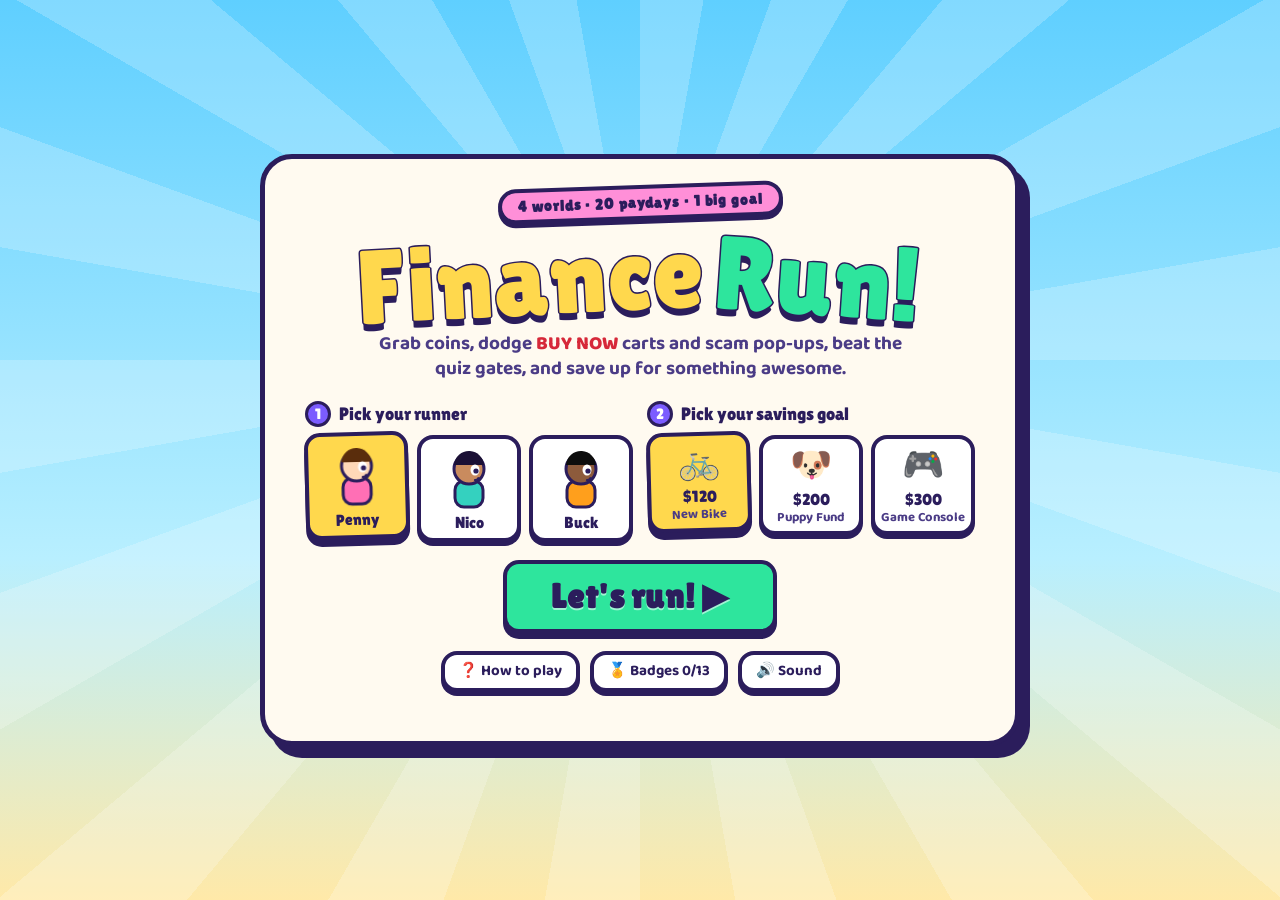
<file: index.html>
<!DOCTYPE html>
<html lang="en">
<head>
<meta charset="UTF-8">
<meta name="viewport" content="width=device-width, initial-scale=1, viewport-fit=cover">
<title>Finance Run: Money Quest</title>
<meta name="description" content="A free money-skills runner game for kids. Grab coins, dodge impulse buys and scams, answer quiz gates, and save up for your goal across 4 worlds.">
<meta name="theme-color" content="#5fcfff">
<link rel="icon" href="data:image/svg+xml,%3Csvg xmlns='http://www.w3.org/2000/svg' viewBox='0 0 100 100'%3E%3Ctext y='.9em' font-size='90'%3E%F0%9F%AA%99%3C/text%3E%3C/svg%3E">
<link rel="preconnect" href="https://fonts.googleapis.com">
<link rel="preconnect" href="https://fonts.gstatic.com" crossorigin>
<link href="https://fonts.googleapis.com/css2?family=Baloo+2:wght@500;700;800&family=Lilita+One&display=swap" rel="stylesheet">
<link rel="stylesheet" href="css/style.css">
</head>
<body>

<!-- ============ TITLE ============ -->
<section class="screen on" id="screen-title" aria-labelledby="logo">
  <div class="rays" aria-hidden="true"></div>
  <div class="floaties" aria-hidden="true">
    <span style="--x:6%;--d:11s;--w:0s">🪙</span><span style="--x:20%;--d:14s;--w:3s">💵</span>
    <span style="--x:36%;--d:12s;--w:6s">🐷</span><span style="--x:63%;--d:13s;--w:1s">📈</span>
    <span style="--x:78%;--d:10s;--w:4s">🪙</span><span style="--x:91%;--d:15s;--w:7s">💰</span>
  </div>
  <div class="title-card">
    <p class="kicker">4 worlds · 20 paydays · 1 big goal</p>
    <h1 class="logo" id="logo"><span class="l1">Finance</span><span class="l2">Run!</span></h1>
    <p class="tagline">Grab coins, dodge <b>BUY NOW</b> carts and scam pop-ups, beat the quiz gates, and save up for something awesome.</p>
    <div class="pickers">
      <div class="picker">
        <h2 class="pick-hd"><span>1</span> Pick your runner</h2>
        <div class="pick-row" id="pick-runner" role="radiogroup" aria-label="Runner"></div>
      </div>
      <div class="picker">
        <h2 class="pick-hd"><span>2</span> Pick your savings goal</h2>
        <div class="pick-row" id="pick-goal" role="radiogroup" aria-label="Savings goal"></div>
      </div>
    </div>
    <button class="btn btn-go" id="btn-play">Let's run! ▶</button>
    <div class="title-row">
      <button class="btn btn-small" id="btn-howto">❓ How to play</button>
      <button class="btn btn-small" id="btn-badges">🏅 Badges <span id="badge-count">0/13</span></button>
      <button class="btn btn-small" id="btn-sound" aria-pressed="true">🔊 Sound</button>
    </div>
    <p class="best" id="best"></p>
  </div>
</section>

<!-- ============ GAME ============ -->
<section class="screen" id="screen-game" aria-label="Game">
  <div id="stage-wrap">
    <canvas id="stage"></canvas>

    <header class="hud">
      <div class="hud-money">
        <div class="chip wallet" title="Wallet: money you can spend. Traps take from here."><span class="ic">💵</span><span class="lbl">Wallet</span><b id="h-wallet">$0</b></div>
        <div class="chip savings" title="Savings: safe from traps. Earns interest at a bank."><span class="ic">🐷</span><span class="lbl">Savings</span><b id="h-savings">$0</b><small id="h-rate"></small></div>
        <div class="chip invest" id="c-invest" hidden title="Investments: can go up or down each payday."><span class="ic">📈</span><b id="h-invest">$0</b></div>
        <div class="chip debt" id="c-debt" hidden title="Debt: money you owe. Grows 10% every payday."><span class="ic">🧾</span><b id="h-debt">$0</b></div>
      </div>
      <div class="hud-goal" title="Your goal: savings plus investments">
        <span class="goal-emoji" id="h-goal-emoji">🚲</span>
        <div class="goalbar"><i id="h-goal-fill"></i></div>
        <b id="h-goal-text">$0 / $120</b>
      </div>
      <div class="hud-right">
        <span class="chip streak" id="c-streak" hidden title="Coin streak: every 5 coins in a row, coins are worth 10% more. Missing a coin or hitting a trap resets it."><span class="ic">🔥</span><b id="h-streak">0</b><small id="h-mult"></small></span>
        <span class="hearts" id="h-hearts" role="img" aria-label="3 hearts"></span>
        <span class="chip joy" title="Joy: money is for living too!"><span class="ic" id="h-joy-ic">😊</span><b id="h-joy">60</b></span>
        <button class="icon-btn" id="btn-pause" aria-label="Pause">⏸</button>
      </div>
    </header>

    <div class="trip">
      <span class="trip-label" id="trip-label">Allowance Alley · Payday 1 of 5</span>
      <div class="tripbar"><i id="trip-fill"></i><span class="gate-mark" id="gate-mark">❓</span><span class="gate-mark" id="gate-mark2">❓</span><span class="rush-mark" id="rush-mark" hidden>⚡</span><span class="pay-mark">💰</span></div>
    </div>
    <div class="powers" id="powers" aria-live="polite"></div>
    <div class="banner" id="banner" aria-live="polite"></div>
    <div class="toast" id="toast" aria-live="polite"></div>
    <div class="countdown" id="countdown" aria-hidden="true"></div>
    <div class="rotate-hint" aria-hidden="true">📱↔️ Turn your screen sideways for a bigger track!</div>
  </div>
  <div class="touch" id="touch" aria-hidden="true">
    <div class="touch-l"><button id="t-up" tabindex="-1">▲</button><button id="t-down" tabindex="-1">▼</button></div>
    <button id="t-jump" class="t-jump" tabindex="-1">JUMP ⤴</button>
  </div>
</section>

<!-- one overlay for every panel: plans, paydays, shop, pause, results -->
<div class="overlay" id="overlay">
  <div class="panel" id="panel" role="dialog" aria-modal="true" aria-labelledby="panel-title"></div>
</div>

<script src="js/content.js"></script>
<script src="js/sfx.js"></script>
<script src="js/game.js"></script>
<script src="js/render.js"></script>
<script src="js/ui.js"></script>
</body>
</html>
</file>
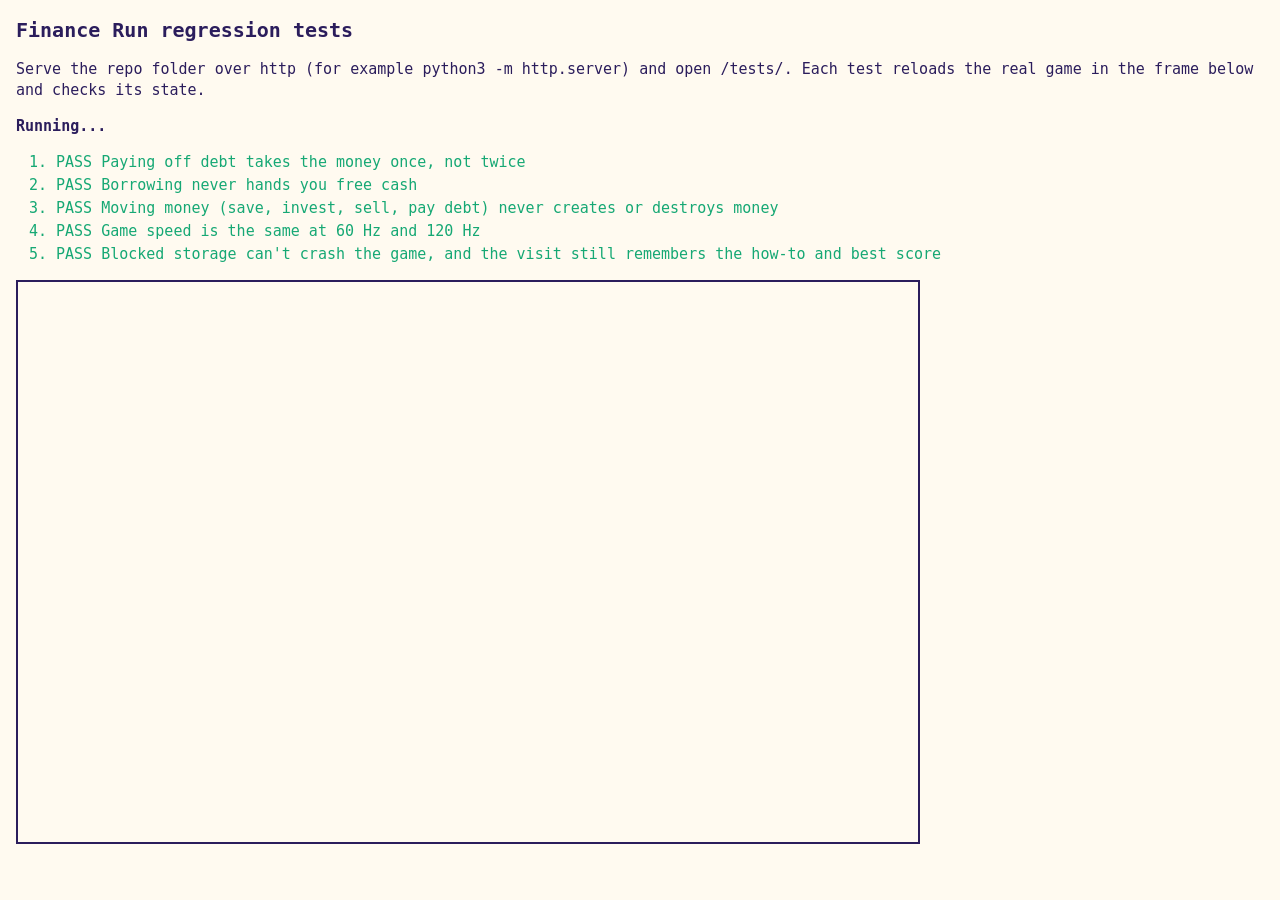
<file: tests/index.html>
<!DOCTYPE html>
<html lang="en">
<head>
<meta charset="UTF-8">
<meta name="viewport" content="width=device-width, initial-scale=1">
<title>Finance Run tests</title>
<style>
  body { font: 15px/1.4 ui-monospace, Menlo, monospace; margin: 16px; background: #fffaf0; color: #2b1d5c; }
  h1 { font-size: 20px; }
  #summary { font-weight: 700; margin: 8px 0 12px; }
  .pass { color: #16a874; } .fail { color: #d62839; }
  li { margin: 2px 0; }
  iframe { width: 900px; height: 560px; border: 2px solid #2b1d5c; }
</style>
</head>
<body>
<h1>Finance Run regression tests</h1>
<p>Serve the repo folder over http (for example <code>python3 -m http.server</code>) and open <code>/tests/</code>. Each test reloads the real game in the frame below and checks its state.</p>
<div id="summary">Running...</div>
<ol id="results"></ol>
<iframe id="game" title="game under test"></iframe>
<script>
"use strict";
const frame = document.getElementById("game");
let w = null;

/* load a fresh copy of the game; size lets a test shrink the viewport */
function fresh(width = 900, height = 560) {
  frame.style.width = width + "px"; frame.style.height = height + "px";
  return new Promise(res => {
    frame.onload = () => { w = frame.contentWindow; res(); };
    frame.src = "../index.html?t=" + Date.now();
  });
}
/* The game's globals are top-level const/let, which are visible to other classic
   scripts in the frame but not as window properties, so each check runs as an
   injected script and hands its result back through window.__t. */
function run(expr) {
  const d = frame.contentDocument, s = d.createElement("script");
  s.textContent = `try { window.__t = { v: (${expr}) }; } catch (e) { window.__t = { err: String(e && e.stack || e) }; }`;
  d.body.appendChild(s); s.remove();
  const r = w.__t; w.__t = null;
  if (!r) throw new Error("check did not run (syntax error?)");
  if (r.err) throw new Error("game threw: " + r.err);
  return r.v;
}
const startRun = (rate = 0.25) => run(`(() => { store.set("seenHow", true); UI.startGame(); beginWorld(${rate}); S.countdown = 0; update(0.016); })()`);
const wait = ms => new Promise(r => setTimeout(r, ms));
function eq(a, b, msg) { if (a !== b) throw new Error(`${msg}: expected ${JSON.stringify(b)}, got ${JSON.stringify(a)}`); }
function ok(c, msg) { if (!c) throw new Error(msg); }

const tests = [];
const test = (name, fn) => tests.push({ name, fn });

/* ---------- bugs fixed from the old version ---------- */
test("Paying off debt takes the money once, not twice", async () => {
  await fresh(); startRun();
  const r = run(`(() => { S.wallet = 5000; S.debt = 2000; applyChoice({ payDebt: "max" }); return [S.wallet, S.debt]; })()`);
  eq(r[0], 3000, "wallet after paying $20 debt"); eq(r[1], 0, "debt left");
});
test("Borrowing never hands you free cash", async () => {
  await fresh(); startRun();
  const r = run(`(() => { S.wallet = 1000; const b = netWorth(); applyChoice(WORLDS[3].cards[0].c[0].e); return [S.wallet, S.debt, netWorth() - b]; })()`);
  eq(r[0], 1000, "wallet unchanged by borrowing"); eq(r[1], 2500, "you owe $25"); eq(r[2], -2500, "net worth drops by what you owe");
});
test("Moving money (save, invest, sell, pay debt) never creates or destroys money", async () => {
  await fresh(); startRun();
  const bad = run(`(() => {
    const out = [];
    WORLDS.forEach((wd, wi) => wd.cards.forEach((card, ci) => card.c.forEach((ch, k) => {
      Object.assign(S, { wallet: 50000, savings: 50000, invest: 10000, debt: 3000, rate: 0, incomeBonus: 0, rebound: false });
      const e = ch.e, before = netWorth(), invBefore = S.invest;
      applyChoice(e);
      const expected = cents(e.wallet || 0) + cents(e.saveIn || 0) - cents(e.debt || 0) + (e.investPct ? Math.round(invBefore * e.investPct) : 0);
      if (netWorth() - before !== expected) out.push(wi + "." + ci + "." + k + " " + ch.l + ": " + (netWorth() - before) + " vs " + expected);
    })));
    return out;
  })()`);
  eq(bad.length, 0, "choices whose money doesn't add up: " + bad.join("; "));
});
test("Game speed is the same at 60 Hz and 120 Hz", async () => {
  await fresh(); startRun();
  const r = run(`(() => {
    S.gate.done = true; S.ents = []; S.cursor = Infinity; S.mode = "run";
    const d0 = S.dist; for (let i = 0; i < 60; i++) update(1 / 60);
    const a = S.dist - d0; S.mode = "run";
    const d1 = S.dist; for (let i = 0; i < 120; i++) update(1 / 120);
    return [a, S.dist - d1];
  })()`);
  ok(Math.abs(r[0] - r[1]) < 0.01, `distance in 1s: ${r[0]} at 60 Hz vs ${r[1]} at 120 Hz`);
});
test("Blocked storage can't crash the game, and the visit still remembers the how-to and best score", async () => {
  await fresh();
  const r = run(`(() => {
    Storage.prototype.getItem = () => { throw new Error("blocked"); };
    Storage.prototype.setItem = () => { throw new Error("blocked"); };
    UI.buildTitle(); store.set("seenHow", true); UI.startGame(); beginWorld(0.25);
    S.hearts = 1; S.mode = "run"; endRun("hearts");
    return [store.get("nothing", "fallback"), store.get("seenHow", false), store.get("best", null) === netWorth(), S.mode, !!document.querySelector("#panel .medal")];
  })()`);
  eq(r[0], "fallback", "unknown keys fall back"); eq(r[1], true, "how-to stays seen"); ok(r[2], "best score kept");
  eq(r[3], "end", "run still ends"); ok(r[4], "report card still shows");
});
test("Collision lanes match the lanes drawn on screen", async () => {
  await fresh(); startRun();
  // dividers are painted halfway between lane centers in the theme's cream line color
  const r = run(`(() => {
    S.ents = []; S.runner = null; S.dist = 0; Render.draw(0);
    const c = document.getElementById("stage"), g = c.getContext("2d"), k = G.dpr * G.scale;
    const hits = y => { const row = g.getImageData(0, Math.round(y * k), c.width, 1).data; let n = 0;
      for (let i = 0; i < row.length; i += 4) if (row[i] > 245 && row[i + 1] > 235 && row[i + 2] > 205 && row[i + 2] < 230) n++; return n; };
    return { divider: hits((laneY(0) + laneY(1)) / 2), divider2: hits((laneY(1) + laneY(2)) / 2), center0: hits(laneY(0)), center1: hits(laneY(1)) };
  })()`);
  ok(r.divider > 20 && r.divider2 > 20, "divider lines sit between lane centers " + JSON.stringify(r));
  ok(r.center0 === 0 && r.center1 === 0, "no divider paint on lane centers " + JSON.stringify(r));
});
test("Pausing shows a pause panel and freezes the run", async () => {
  await fresh(); startRun();
  const r = run(`(() => { S.mode = "run"; togglePause(); const d = S.dist; update(0.5);
    return [S.mode, document.getElementById("overlay").classList.contains("on"), document.getElementById("panel").textContent.includes("PAUSED"), S.dist === d]; })()`);
  eq(r[0], "paused", "mode"); ok(r[1] && r[2], "pause panel visible"); ok(r[3], "road froze");
});
test("Lanes can't change while paused or during a payday card", async () => {
  await fresh(); startRun();
  const r = run(`(() => { S.mode = "run"; S.lane = 1; togglePause(); laneMove(1); const a = S.lane;
    togglePause(); S.mode = "run"; S.dist = S.stretchStart + STRETCH_LEN; update(0.016); laneMove(-1); return [a, S.mode, S.lane]; })()`);
  eq(r[0], 1, "lane while paused"); eq(r[1], "payday", "payday opened"); eq(r[2], 1, "lane during payday");
});
test("Title screen scrolls on a short screen", async () => {
  await fresh(390, 420);
  const r = run(`(() => { const t = document.getElementById("screen-title"); t.scrollTop = 9999;
    return [getComputedStyle(t).overflowY, t.scrollHeight > t.clientHeight, t.scrollTop > 0]; })()`);
  eq(r[0], "auto", "overflow"); ok(r[1] && r[2], "content taller than the screen can be scrolled to");
});
test("Space after closing a panel jumps instead of re-clicking a hidden button", async () => {
  await fresh(); startRun();
  const r = run(`(() => { S.mode = "run"; togglePause(); togglePause(); return document.activeElement === document.body; })()`);
  ok(r, "focus left the hidden Resume button");
});

/* ---------- money rules ---------- */
test("Payday: interest, income, auto-save, and debt interest add up", async () => {
  await fresh(); startRun(0.25);
  const r = run(`(() => { Object.assign(S, { wallet: 1000, savings: 10000, rate: 0.03, debt: 2000, stretchCoins: 400, mode: "run", joy: 50 });
    payday(); return [S.savings, S.wallet, S.debt, S.interestEarned, S.joy]; })()`);
  // interest 300; income 1000; auto-save 25% of (400 + 1000) = 350
  eq(r[0], 10000 + 300 + 350, "savings"); eq(r[1], 1000 + 1000 - 350, "wallet"); eq(r[2], 2200, "debt grew 10%");
  eq(r[3], 300, "interest earned"); eq(r[4], 48, "fun fades 2 joy");
});
test("Auto-save never pushes the wallet below zero", async () => {
  await fresh(); startRun(0.5);
  const r = run(`(() => { Object.assign(S, { wallet: 0, stretchCoins: 5000, mode: "run" }); payday(); return S.wallet; })()`);
  ok(r >= 0, "wallet " + r);
});
test("Every payday card has a choice you can pick with an empty wallet", async () => {
  await fresh(); startRun();
  const bad = run(`(() => { S.wallet = 0; S.savings = 0; const out = [];
    WORLDS.forEach((wd, wi) => wd.cards.forEach((c, ci) => { if (!c.c.some(ch => canAfford(ch.e))) out.push(wi + "." + ci + " " + c.t); }));
    return out; })()`);
  eq(bad.length, 0, "stuck cards: " + bad.join(", "));
});
test("Locked choices can't be picked", async () => {
  await fresh(); startRun();
  const r = run(`(() => { S.wallet = 0; S.stretch = 2; S.mode = "run"; S.dist = S.stretchStart + STRETCH_LEN; update(0.016); S.wallet = 0;
    const btns = [...document.querySelectorAll("#panel .choice")];
    btns.forEach(b => { if (!canAfford(WORLDS[S.world].cards[S.stretch].c[btns.indexOf(b)].e)) b.classList.add("locked"); });
    const locked = btns.filter(b => b.classList.contains("locked")), before = S.wallet;
    locked.forEach(b => b.click());
    return [locked.length, !!document.querySelector("#panel .lesson"), S.wallet === before]; })()`);
  ok(r[0] >= 1, "at least one locked choice"); ok(!r[1] && r[2], "clicking a locked choice does nothing");
});
test("Each stretch has two quiz gates; answering the first moves the question banner to the second", async () => {
  await fresh(); startRun();
  const r = run(`(() => { S.mode = "run"; S.ents = S.gates.slice(); S.cursor = Infinity; const [a, b] = S.gates;
    S.lane = a.okLane; S.dist = a.wx - 1400; update(0.016); const q1 = document.querySelector("#banner .bq").textContent === a.q;
    S.dist = a.wx; update(0.016); const moved = S.gate === b;
    S.dist = b.wx - 1400; update(0.016); const q2 = document.querySelector("#banner .bq").textContent === b.q;
    const qs = new Set(); S.usedQuiz = new Set(); for (let st = 0; st < STRETCHES; st++) { S.stretch = st; beginStretch(0); S.gates.forEach(g => qs.add(g.q + g.why)); }
    return [S.gates.length, a.wx < b.wx && b.wx < S.stretchStart + STRETCH_LEN, q1, moved, q2, qs.size]; })()`);
  eq(r.join(), "2,true,true,true,true,10", "gate count, order, first banner, advance, second banner, distinct questions in a world");
});
test("Quiz gate: right lane pays $2, wrong lane pays nothing", async () => {
  await fresh(); startRun();
  const r = run(`(() => { S.mode = "run"; S.ents = [S.gate]; S.cursor = Infinity; S.lane = S.gate.okLane;
    const w0 = S.wallet; S.dist = S.gate.wx; update(0.016); const right = [S.wallet - w0, S.quizRight];
    S.stretch = 1; beginStretch(0); S.mode = "run"; S.ents = [S.gate]; S.cursor = Infinity; S.lane = (S.gate.okLane + 1) % 3;
    const w1 = S.wallet; S.dist = S.gate.wx; update(0.016); return [right, [S.wallet - w1, S.quizRight, S.quizTotal]]; })()`);
  eq(r[0][0], 200, "right answer pays"); eq(r[0][1], 1, "right counted");
  eq(r[1][0], 0, "wrong answer pays nothing"); eq(r[1][1], 1, "still one right"); eq(r[1][2], 2, "two gates answered");
});
test("Emergency-fund shield blocks a trap for free", async () => {
  await fresh(); startRun();
  const r = run(`(() => { S.mode = "run"; S.shield = 1; S.wallet = 2000; S.ents = [{ k: "cart", wx: S.dist + 5, lane: S.lane, done: false }]; S.cursor = Infinity; S.gate.done = true;
    update(0.016); return [S.wallet, S.shield]; })()`);
  eq(r[0], 2000, "wallet untouched"); eq(r[1], 0, "shield used");
});
test("Impulse carts cost more when you carry more cash", async () => {
  await fresh(); startRun();
  const hit = wal => run(`(() => { S.mode = "run"; S.invuln = 0; S.shield = 0; S.wallet = ${wal}; S.ents = [{ k: "cart", wx: S.dist + 5, lane: S.lane, done: false }];
    S.cursor = Infinity; S.gate.done = true; S.jumpT = 0; update(0.016); return ${wal} - S.wallet; })()`);
  eq(hit(500), 200, "small wallet loses the $2 minimum"); eq(hit(10000), 1200, "big wallet loses 12%");
});
test("Jumping clears a cart", async () => {
  await fresh(); startRun();
  const r = run(`(() => { S.mode = "run"; S.invuln = 0; S.shield = 0; S.wallet = 1000; S.ents = [{ k: "cart", wx: S.dist + 60, lane: S.lane, done: false }];
    S.cursor = Infinity; S.gate.done = true; jump(); for (let i = 0; i < 40; i++) update(1 / 60); return [S.wallet, S.trapsHit]; })()`);
  eq(r[0], 1000, "wallet"); eq(r[1], 0, "no trap hit");
});
test("Losing the last heart ends the run with a report card", async () => {
  await fresh(); startRun();
  const r = run(`(() => { S.mode = "run"; S.invuln = 0; S.shield = 0; S.hearts = 1; S.ents = [{ k: "scam", wx: S.dist + 5, lane: S.lane, done: false }];
    S.cursor = Infinity; S.gate.done = true; update(0.016); return [S.mode, S.hearts, !!document.querySelector("#panel .medal")]; })()`);
  eq(r[0], "end", "mode"); eq(r[1], 0, "hearts"); ok(r[2], "report card shown");
});
test("Shop won't sell what you can't afford or don't need", async () => {
  await fresh(); startRun();
  const r = run(`(() => { S.wallet = 100; S.hearts = 3; return [buy(SHOP.find(i => i.id === "crown")), buy(SHOP.find(i => i.id === "heart")), S.wallet]; })()`);
  eq(r[0], false, "crown too expensive"); eq(r[1], false, "hearts already full"); eq(r[2], 100, "wallet unchanged");
});
test("A full 4-world run reaches the report card with sane numbers", async () => {
  await fresh(); startRun();
  const r = run(`(() => {
    for (let guard = 0; guard < 500000 && S.mode !== "end"; guard++) {
      if (S.mode === "payday") { const c = WORLDS[S.world].cards[S.stretch].c.find(x => canAfford(x.e)); applyChoice(c.e); afterLesson(); continue; }
      if (S.mode === "clear") { if (S.world === WORLDS.length - 1) endRun("done"); else { nextWorld(); beginWorld(0.25); } continue; }
      if (S.mode === "run" && S.gate && !S.gate.done) S.lane = S.gate.okLane;
      S.invuln = 1; update(1 / 30);
    }
    const nums = ["wallet", "savings", "invest", "debt", "joy", "hearts"].map(k => S[k]);
    return [S.mode, S.world, S.quizTotal, nums.every(Number.isFinite), S.wallet >= 0 && S.savings >= 0, !!document.querySelector("#panel .medal")];
  })()`);
  eq(r[0], "end", "finished"); eq(r[1], 3, "reached world 4"); eq(r[2], 40, "answered 40 gates");
  ok(r[3] && r[4], "no NaN or negative balances"); ok(r[5], "report card shown");
});
/* ---------- streak, final rush, payday tally ---------- */
test("Coin streak grows 10% every 5 in a row and a trap resets it", async () => {
  await fresh(); startRun();
  const r = run(`(() => { S.mode = "run"; S.x2 = 0; const vals = [];
    for (let i = 0; i < 10; i++) { const w0 = S.wallet; grab({ k: "coin", lane: 1, wx: 0 }, 0, false); vals.push(S.wallet - w0); }
    S.invuln = 0; S.shield = 0; S.wallet = 1000; hit({ k: "cart", lane: 1, wx: 0 }, 0);
    return [vals, S.combo, streakMult()]; })()`);
  eq(r[0].join(), "25,25,25,25,28,28,28,28,28,30", "coin values (25¢, then x1.10, then x1.21)");
  eq(r[1], 0, "streak after a cart"); eq(r[2], 1, "multiplier after a cart");
});
test("Every world's last stretch ends in a final rush with one reachable safe lane per wave", async () => {
  await fresh(); startRun();
  const bad = run(`(() => { const out = [];
    for (let wi = 0; wi < WORLDS.length; wi++) {
      S.world = wi; S.stretch = STRETCHES - 1; beginStretch(0); S.mode = "run";
      const R = S.rush; if (!R) { out.push(wi + ": no rush"); continue; }
      S.ents = [S.gate]; S.cursor = S.stretchStart + 520; S.dist = R.end; spawnAhead();
      if (R.waves < 5) out.push(wi + ": only " + R.waves + " waves");
      if (S.ents.some(e => e.k !== "gate" && e.wx >= R.end - 40)) out.push(wi + ": something past the finish line");
      let prev = null;
      for (let k = 0; k < R.waves; k++) {
        const x0 = R.start + k * 330, inWave = S.ents.filter(e => e.wx >= x0 && e.wx < x0 + 330);
        const gold = inWave.filter(e => e.gold), lane = gold.length ? gold[0].lane : -1;
        const traps = inWave.filter(e => e.k === "cart" || e.k === "scam");
        if (gold.length !== 3 || gold.some(e => e.lane !== lane)) out.push(wi + "." + k + ": gold coins");
        if (traps.some(e => e.lane === lane)) out.push(wi + "." + k + ": trap in the safe lane");
        if (new Set(traps.map(e => e.lane)).size !== 2) out.push(wi + "." + k + ": other lanes not blocked");
        if (inWave.some(e => e.k === "coin" && !e.gold)) out.push(wi + "." + k + ": regular pattern inside the rush");
        if (prev !== null && Math.abs(lane - prev) > 1) out.push(wi + "." + k + ": safe lane jumped two lanes");
        prev = lane;
      }
    }
    return out; })()`);
  eq(bad.length, 0, bad.join("; "));
});
test("A rush with no hits pays a $5 bonus once; a hit cancels it", async () => {
  await fresh(); startRun();
  const r = run(`(() => {
    const go = () => { S.stretch = STRETCHES - 1; beginStretch(0); S.mode = "run"; S.gate.done = true; S.ents = []; S.cursor = Infinity;
      S.dist = S.rush.start - 700; update(0.001); };
    go(); const announced = S.rush.announced, w0 = S.wallet;
    S.dist = S.rush.end; update(0.001); update(0.001); const perfect = S.wallet - w0;
    go(); S.invuln = 0; S.shield = 0; S.wallet = 1000; hit({ k: "cart", lane: S.lane, wx: S.dist }, G.PX);
    const w1 = S.wallet; S.dist = S.rush.end; update(0.001);
    return [announced, perfect, S.wallet - w1, S.perfectRushes, S.rushesRun, earnedBadges(false).includes("rush")]; })()`);
  ok(r[0], "rush announced before the first wave"); eq(r[1], 500, "perfect rush bonus"); eq(r[2], 0, "no bonus after a hit");
  eq(r[3], 1, "perfect rushes"); eq(r[4], 2, "rushes run"); ok(r[5], "Rush Master badge");
});
test("Payday tally shows interest as its own line", async () => {
  await fresh(); startRun();
  const rows = run(`(() => { Object.assign(S, { savings: 10000, rate: 0.03, stretchCoins: 300, mode: "run" }); payday();
    return [...document.querySelectorAll("#panel .tline")].map(d => d.textContent); })()`);
  ok(rows.some(t => t.includes("Interest") && t.endsWith("+$3")), "interest line: " + rows.join(" | "));
  ok(rows.some(t => t.includes("Coins") && t.endsWith("+$3")), "coins line");
});
test("Keyboard: arrows, W and S, Space, P, Escape, M, and number keys all work", async () => {
  await fresh();
  const r = run(`(() => {
    const key = k => dispatchEvent(new KeyboardEvent("keydown", { key: k, cancelable: true }));
    store.set("seenHow", true); UI.startGame(); key("3"); const started = S.mode;
    S.countdown = 0; update(0.016); S.lane = 1; const out = [started];
    key("ArrowDown"); out.push(S.lane); key("w"); out.push(S.lane); key("ArrowUp"); out.push(S.lane); key("s"); out.push(S.lane);
    key(" "); out.push(S.jumpT > 0);
    const snd = UI.prefs.sound; key("m"); out.push(UI.prefs.sound === !snd); key("M");
    key("p"); out.push(S.mode); key("Escape"); out.push(S.mode);
    return out; })()`);
  eq(r.join(), "countdown,2,1,0,1,true,true,paused,countdown", "mode and lane after each key");
});
test("Swipes and taps on the track work, even under the turn-sideways hint", async () => {
  await fresh();
  const r = run(`(() => {
    store.set("seenHow", true); UI.startGame(); UI.keyChoices[0](); S.countdown = 0; update(0.016);
    S.mode = "run"; S.lane = 1; S.jumpT = 0;
    const hint = document.querySelector(".rotate-hint"); hint.style.display = "block";
    const h = hint.getBoundingClientRect(), x = h.left + h.width / 2, y = h.top + h.height / 2, at = document.elementFromPoint(x, y);
    const ptr = (el, type, px, py) => el.dispatchEvent(new PointerEvent(type, { clientX: px, clientY: py, bubbles: true, cancelable: true }));
    ptr(at, "pointerdown", x, y); ptr(at, "pointerup", x, y - 60); const swiped = S.lane;
    ptr(at, "pointerdown", x, y); ptr(at, "pointerup", x, y); const tapped = S.jumpT > 0;
    ptr(document.getElementById("t-down"), "pointerdown"); const down = S.lane;
    ptr(document.getElementById("t-up"), "pointerdown"); const up = S.lane;
    return [at.id, swiped, tapped, down, up]; })()`);
  eq(r.join(), "stage,0,true,1,0", "element under the hint, lane after swipe up, tap jumps, touch buttons");
});
test("Title and pause menus: how-to, badges, sound, music, and quit to menu all work", async () => {
  await fresh();
  const r = run(`(() => {
    const $ = id => document.getElementById(id), open = () => $("overlay").classList.contains("on"), out = [];
    const panelBtn = t => [...document.querySelectorAll("#panel button")].find(b => b.textContent.includes(t));
    $("btn-howto").click(); out.push(open() && /HOW TO PLAY/.test($("panel").textContent));
    panelBtn("Got it").click(); out.push(!open());
    $("btn-badges").click(); out.push($("panel").querySelectorAll(".badge").length === BADGES.length);
    panelBtn("Back").click(); out.push(!open() && document.activeElement === $("btn-badges"));
    const s = UI.prefs.sound; $("btn-sound").click(); out.push(UI.prefs.sound === !s); $("btn-sound").click();
    $("btn-play").click(); out.push(open() && !!UI.keyChoices);
    UI.keyChoices[0](); S.countdown = 0; update(0.016); togglePause(); out.push(S.mode);
    const sb = panelBtn("Sound"), sOld = sb.textContent; sb.click(); out.push(sb.textContent !== sOld); sb.click();
    const mb = panelBtn("Music"), mOld = mb.textContent; mb.click(); out.push(mb.textContent !== mOld); mb.click();
    panelBtn("Quit to menu").click();
    out.push(S.mode, !open(), $("screen-title").classList.contains("on"), document.activeElement === $("btn-play"));
    return out; })()`);
  eq(r.join(), "true,true,true,true,true,true,paused,true,true,title,true,true,true", "each menu step");
});
test("Title pickers save the runner and goal; a choice that costs the last heart ends the run", async () => {
  await fresh();
  const r = run(`(() => {
    const $ = id => document.getElementById(id), runners = [...$("pick-runner").children], goals = [...$("pick-goal").children];
    runners[2].click(); goals[1].click();
    const out = [store.get("runner") === RUNNERS[2].id, store.get("goal") === GOALS[1].id, runners[2].getAttribute("aria-checked"), runners[0].getAttribute("aria-checked")];
    store.set("seenHow", true); UI.startGame(); out.push(S.goal.id === GOALS[1].id);
    UI.keyChoices[0](); S.countdown = 0; update(0.016);
    let at = null;
    WORLDS.forEach((wd, wi) => wd.cards.forEach((cd, ci) => cd.c.forEach((ch, k) => { if (!at && ch.e.hearts < 0) at = [wi, ci, k]; })));
    Object.assign(S, { world: at[0], stretch: at[1], hearts: 1, wallet: 5000 }); payday();
    UI.keyChoices[at[2]]();
    const next = document.querySelector("#panel .lesson .btn-primary"); out.push(next.textContent.trim()); next.click();
    out.push(S.mode, !!document.querySelector("#panel .medal"));
    return out; })()`);
  eq(r.join(), "true,true,true,false,true,See results,end,true", "picker and last-heart steps");
});
test("Every world draws every item, hat, power, and the rush gates without errors", async () => {
  await fresh(); startRun();
  const n = run(`(() => { let drawn = 0;
    for (let wi = 0; wi < WORLDS.length; wi++) for (const hat of ["shades", "crown"]) {
      Object.assign(S, { world: wi, hat, magnet: 5, x2: 5, shield: 1, combo: 17, invuln: 0 });
      const d = S.dist + 200; S.ents = [];
      add("coin", d, 0); add("coin", d + 50, 1, { gold: true }); add("coin", d + 100, 2, { air: true }); add("cash", d + 150, 0);
      for (const p of ["shield", "x2", "magnet"]) add("power", d + 200, 1, { p });
      add("cart", d + 300, 1, { label: "BUY NOW" }); add("scam", d + 360, 2, { label: "FREE GEMS" });
      S.rush = { start: S.dist + 400, end: S.dist + 600, announced: true, done: false };
      Render.draw(0.016); drawn++;
    }
    S.rush = null; return drawn; })()`);
  eq(n, 8, "frames drawn");
});
test("A new best needs a higher net worth, even when the old best was $0", async () => {
  await fresh(); startRun();
  const r = run(`(() => { store.set("best", 0); Object.assign(S, { wallet: 0, savings: 0, invest: 0, debt: 500, hearts: 1, mode: "run" });
    endRun("hearts"); return [store.get("best", null), /NEW BEST/.test(document.getElementById("panel").textContent)]; })()`);
  eq(r[0], 0, "best stays $0 after a -$5 run"); eq(r[1], false, "no NEW BEST label");
});
test("Losing the last heart to a scam doesn't leave the report card shaking", async () => {
  await fresh(); startRun();
  const r = run(`(() => { Object.assign(S, { mode: "run", hearts: 1, shield: 0, invuln: 0 });
    hit({ k: "scam", lane: S.lane, wx: S.dist }, G.PX); const mode = S.mode, shook = S.shake > 0;
    for (let i = 0; i < 40; i++) Render.draw(1 / 30);
    return [mode, shook, S.shake]; })()`);
  eq(r[0], "end", "run ended"); ok(r[1] || matchMedia("(prefers-reduced-motion: reduce)").matches, "hit shook the screen"); eq(r[2], 0, "shake left after 1.3 s");
});
test("A hidden tab plays no sound until it is visible again", async () => {
  await fresh();
  const r = run(`(() => { let n = 0; const orig = AudioScheduledSourceNode.prototype.start;
    AudioScheduledSourceNode.prototype.start = function () { n++; return orig.apply(this, arguments); };
    Sfx.unlock(); Sfx.setSfx(true); Sfx.setHidden(true); Sfx.play("coin"); const hiddenNotes = n;
    Sfx.setHidden(false); Sfx.play("coin"); const shownNotes = n - hiddenNotes;
    AudioScheduledSourceNode.prototype.start = orig; return [hiddenNotes, shownNotes > 0]; })()`);
  eq(r[0], 0, "notes started while hidden"); ok(r[1], "sound plays again once visible");
});

/* ---------- random input fuzz ---------- */
test("Random play through menus, shop, pause, and runs never breaks a money rule", async () => {
  await fresh();
  const r = run(`(() => {
    let seed = 20261024; const rnd = () => (seed = (seed * 16807) % 2147483647) / 2147483647;
    const bad = [], overlay = document.getElementById("overlay"), stats = [];
    const check = where => {
      for (const k of ["wallet", "savings", "invest", "debt"]) if (!Number.isInteger(S[k]) || S[k] < 0) bad.push(where + " " + k + "=" + S[k]);
      if (!(S.hearts >= 0 && S.hearts <= 3)) bad.push(where + " hearts=" + S.hearts);
      if (!(S.joy >= 0 && S.joy <= 100)) bad.push(where + " joy=" + S.joy);
      if (!(S.lane >= 0 && S.lane <= 2)) bad.push(where + " lane=" + S.lane);
      if (S.mode === "run" && overlay.classList.contains("on")) bad.push(where + " panel open while running");
    };
    store.set("seenHow", true);
    // runs 0-1 take every hit; runs 2-3 are untouchable so they reach the later worlds and every rush
    for (let n = 0; n < 4 && bad.length < 5; n++) {
      UI.startGame();
      for (let guard = 0; guard < 300000 && S.mode !== "end"; guard++) {
        const m = S.mode, pick = () => UI.keyChoices && UI.keyChoices[Math.floor(rnd() * UI.keyChoices.length)]();
        if (m === "plan") { pick(); continue; }
        if (m === "paused") { togglePause(); continue; }
        if (m === "payday") { const c = document.querySelector("#panel .lesson .btn-primary"); if (c) c.click(); else pick(); check("payday"); continue; }
        if (m === "clear") {
          const items = [...document.querySelectorAll("#panel .item:not(:disabled)")];
          if (items.length && rnd() < 0.5) items[Math.floor(rnd() * items.length)].click();
          else document.querySelector("#panel .p-actions .btn-primary").click();
          check("shop"); continue;
        }
        const x = rnd();
        if (x < 0.02) laneMove(-1); else if (x < 0.04) laneMove(1); else if (x < 0.05) jump(); else if (x < 0.0503) togglePause();
        if (n >= 2) S.invuln = 1;
        // a near-empty wallet is where trap and choice math breaks, so visit it often
        if (guard % 240 === 0) S.wallet = Math.floor(rnd() * 400);
        update(1 / 30); check(m + " w" + S.world);
      }
      if (S.mode !== "end") bad.push("run " + n + " never ended, stuck in " + S.mode);
      stats.push([S.world, S.rushesRun]);
    }
    return { bad, stats };
  })()`);
  eq(r.bad.length, 0, r.bad.slice(0, 5).join("; "));
  eq(r.stats[2].join(), "3,4", "untouchable run reached world 4 and ran 4 rushes");
  eq(r.stats[3].join(), "3,4", "second untouchable run too");
});
test("Content: every card has 3 choices and lessons, quiz answers fit their signs", async () => {
  await fresh();
  const bad = run(`(() => { const out = []; const c = document.createElement("canvas").getContext("2d"); c.font = "19px 'Lilita One', sans-serif";
    WORLDS.forEach((wd, wi) => {
      if (wd.cards.length !== STRETCHES) out.push(wi + " has " + wd.cards.length + " cards");
      wd.cards.forEach((cd, ci) => { if (cd.c.length !== 3) out.push(wi + "." + ci + " choices"); cd.c.forEach(ch => { if (!ch.x || !ch.tag) out.push(wi + "." + ci + " missing lesson"); }); });
      wd.quiz.forEach(q => { if (q.a.length !== 3 || !q.why) out.push(q.q); q.a.forEach(a => { if (c.measureText(a).width > 140) out.push("long answer: " + a); }); });
      if (wd.quiz.length < gatesPerWorld()) out.push(wi + " needs " + gatesPerWorld() + " quiz questions");
    }); return out; })()`);
  eq(bad.length, 0, bad.join("; "));
});

/* ---------- runner ---------- */
(async () => {
  const list = document.getElementById("results");
  let pass = 0;
  for (const t of tests) {
    const li = document.createElement("li");
    try { await t.fn(); li.className = "pass"; li.textContent = "PASS  " + t.name; pass++; }
    catch (e) { li.className = "fail"; li.textContent = "FAIL  " + t.name + "  ->  " + e.message; }
    list.appendChild(li);
    await wait(20);
  }
  const s = document.getElementById("summary");
  s.textContent = `${pass} of ${tests.length} passed`;
  s.className = pass === tests.length ? "pass" : "fail";
  window.testResults = { pass, total: tests.length, done: true };
})();
</script>
</body>
</html>
</file>
<file: css/style.css>
/* =================================================================
   FINANCE RUN: sticker-arcade look. Thick ink outlines, chunky
   pressable buttons, sunny colors.
   ================================================================= */
:root {
  --ink: #2b1d5c;
  --ink-soft: #4b3c86;
  --cream: #fffaf0;
  --paper: #fff3d6;
  --sun: #ffd84d;
  --gold: #ffb703;
  --mint: #2ee59d;
  --mint-dk: #16a874;
  --mint-ink: #08683f;   /* money-green text that passes AA on white and pink */
  --berry-ink: #a3195f;
  --sky: #4cc9ff;
  --grape: #7b5cff;
  --bubble: #ff8fd8;
  --coral: #ff5a5f;
  --coral-dk: #d62839;

  --display: "Lilita One", "Arial Rounded MT Bold", "Trebuchet MS", sans-serif;
  --body: "Baloo 2", "Trebuchet MS", "Segoe UI", system-ui, sans-serif;

  --r: 18px;
  --line: 4px solid var(--ink);
  --pop: 0 6px 0 var(--ink);
  --t-fast: 140ms;
}
* { margin: 0; padding: 0; box-sizing: border-box; }
html, body { height: 100%; }
body {
  background: linear-gradient(180deg, #5fcfff 0%, #b8efff 62%, #ffe9a8 100%);
  color: var(--ink);
  font-family: var(--body);
  font-weight: 700;
  overflow: hidden;
  -webkit-font-smoothing: antialiased;
  -webkit-tap-highlight-color: transparent;
}
button { font: inherit; color: inherit; cursor: pointer; touch-action: manipulation; }
button:focus-visible { outline: 4px solid var(--grape); outline-offset: 3px; }
[hidden] { display: none !important; }
b, strong { font-weight: 800; }

.screen { position: fixed; inset: 0; display: none; }
.screen.on { display: flex; }

/* ---------- buttons ---------- */
.btn {
  border: var(--line); border-radius: 16px; background: #fff; box-shadow: var(--pop);
  padding: 10px 18px; line-height: 1.1;
  transition: transform var(--t-fast) ease-out, box-shadow var(--t-fast) ease-out, background var(--t-fast);
}
.btn:hover:not(:disabled) { transform: translateY(-2px); box-shadow: 0 8px 0 var(--ink); }
.btn:active:not(:disabled) { transform: translateY(5px); box-shadow: 0 1px 0 var(--ink); }
.btn-go {
  font-family: var(--display); font-size: clamp(24px, 4.4vw, 34px); letter-spacing: .02em;
  background: var(--mint); color: var(--ink); padding: 14px 44px; margin-top: 18px;
  text-shadow: 0 2px 0 rgba(255,255,255,.55);
  animation: gopulse 1.6s ease-in-out infinite;
}
@keyframes gopulse { 50% { transform: scale(1.05); } }
.btn-go:hover { animation: none; }
.btn-small { font-size: 15px; padding: 8px 14px; box-shadow: 0 4px 0 var(--ink); }
.btn-primary { background: var(--sun); font-family: var(--display); font-size: 20px; padding: 12px 26px; }
.btn-ghost { background: #fff; }

/* ---------- title ---------- */
#screen-title { align-items: center; justify-content: center; overflow-y: auto; padding: 20px 16px; }
.rays {
  position: fixed; left: 50%; top: 40%; width: 220vmax; height: 220vmax; translate: -50% -50%;
  background: repeating-conic-gradient(rgba(255,255,255,.22) 0 10deg, transparent 10deg 20deg);
  animation: spin 60s linear infinite; pointer-events: none;
}
@keyframes spin { to { rotate: 360deg; } }
.floaties span {
  position: fixed; left: var(--x); bottom: -60px; font-size: 34px; pointer-events: none;
  animation: floatup var(--d) linear var(--w) infinite;
}
@keyframes floatup { to { transform: translateY(-120vh) rotate(50deg); } }
.title-card {
  position: relative; margin: auto; width: min(760px, 100%); text-align: center;
  background: var(--cream); border: 5px solid var(--ink); border-radius: 32px;
  box-shadow: 10px 12px 0 var(--ink); padding: 26px clamp(16px, 4vw, 40px) 22px;
}
.kicker {
  display: inline-block; font-family: var(--display); letter-spacing: .06em; font-size: 15px;
  background: var(--bubble); color: var(--ink); border: var(--line); border-radius: 999px;
  padding: 5px 16px; rotate: -2deg; box-shadow: 0 4px 0 var(--ink);
}
.logo {
  font-family: var(--display); font-weight: 400; line-height: .9; margin: 12px 0 6px;
  font-size: clamp(56px, 12vw, 104px); letter-spacing: .01em;
}
.logo span { display: inline-block; -webkit-text-stroke: 3px var(--ink); paint-order: stroke fill; }
.logo .l1 { color: var(--sun); text-shadow: 0 7px 0 var(--ink); rotate: -3deg; }
.logo .l2 { color: var(--mint); text-shadow: 0 7px 0 var(--ink); rotate: 4deg; margin-left: 10px; animation: wiggle 2.4s ease-in-out infinite; }
@keyframes wiggle { 0%, 100% { rotate: 4deg; } 50% { rotate: -2deg; } }
.tagline { font-size: clamp(16px, 2.4vw, 19px); line-height: 1.35; color: var(--ink-soft); max-width: 50ch; margin: 0 auto; }
.tagline b { color: var(--coral-dk); }
.pickers { display: grid; grid-template-columns: 1fr 1fr; gap: 14px; margin-top: 18px; text-align: left; }
.pick-hd { font-family: var(--display); font-weight: 400; font-size: 18px; margin-bottom: 8px; display: flex; align-items: center; gap: 8px; }
.pick-hd span { display: grid; place-items: center; width: 26px; height: 26px; border-radius: 50%; background: var(--grape); color: #fff; font-size: 15px; border: 3px solid var(--ink); }
.pick-row { display: flex; gap: 8px; }
.pick {
  flex: 1; min-width: 0; border: var(--line); border-radius: 16px; background: #fff; padding: 8px 4px 6px;
  box-shadow: 0 4px 0 var(--ink); display: flex; flex-direction: column; align-items: center; gap: 2px;
  transition: transform var(--t-fast), background var(--t-fast);
}
.pick:hover { transform: translateY(-2px); }
.pick[aria-checked="true"] { background: var(--sun); transform: translateY(-3px) rotate(-1.5deg); box-shadow: 0 7px 0 var(--ink); }
.pick canvas { width: 54px; height: 64px; }
.pick .big { font-size: 34px; line-height: 1.2; }
.pick .nm { font-family: var(--display); font-weight: 400; font-size: 16px; }
.pick .sub { font-size: 13px; color: var(--ink-soft); line-height: 1.1; }
.title-row { display: flex; gap: 10px; justify-content: center; flex-wrap: wrap; margin-top: 18px; }
.best { margin-top: 12px; font-size: 15px; color: var(--ink-soft); min-height: 1em; }

/* ---------- game ---------- */
#screen-game { flex-direction: column; }
#stage-wrap { position: relative; flex: 1; overflow: hidden; }
canvas#stage { display: block; width: 100%; height: 100%; touch-action: none; }

.hud {
  position: absolute; top: 0; left: 0; right: 0; display: flex; align-items: flex-start; gap: 8px;
  padding: max(8px, env(safe-area-inset-top)) 10px 0; pointer-events: none;
}
.hud > * { pointer-events: auto; }
.hud-money { display: flex; gap: 6px; flex-wrap: wrap; }
.chip {
  display: flex; align-items: center; gap: 5px; background: #fff; border: 3px solid var(--ink);
  border-radius: 14px; padding: 3px 10px 2px 6px; box-shadow: 0 3px 0 var(--ink); white-space: nowrap;
}
.chip .ic { font-size: 20px; line-height: 1; }
.chip .lbl { font-size: 12px; text-transform: uppercase; letter-spacing: .06em; color: var(--ink-soft); }
.chip b { font-family: var(--display); font-weight: 400; font-size: 21px; font-variant-numeric: tabular-nums; }
.chip small { font-size: 12px; color: var(--mint-ink); }
.chip.wallet b { color: var(--mint-ink); }
.chip.savings { background: #ffe3f3; }
.chip.savings b { color: var(--berry-ink); }
.chip.streak { background: #fff1c2; }
.chip.streak b { color: #b23a00; }
.chip.streak small { font-family: var(--display); font-size: 15px; color: var(--ink); }
.chip.debt { background: #ffe0e0; }
.chip.debt b { color: var(--coral-dk); }
.chip.pop { animation: chippop .4s ease-out; }
/* a popping chip grows over its neighbor instead of under it */
.chip.pop, .chip.drop { position: relative; z-index: 1; }
.chip.drop { animation: chipdrop .45s ease-out; }
@keyframes chippop { 40% { transform: scale(1.18); background: var(--sun); } }
@keyframes chipdrop { 30% { transform: translateX(-4px) scale(1.08); background: #ffb3b5; } 60% { transform: translateX(4px); } }
.hud-goal {
  flex: 1; max-width: 340px; margin: 0 auto; display: flex; align-items: center; gap: 6px;
  background: #fff; border: 3px solid var(--ink); border-radius: 999px; padding: 3px 12px 3px 6px; box-shadow: 0 3px 0 var(--ink);
}
.goal-emoji { font-size: 22px; }
.goalbar { flex: 1; height: 16px; border: 3px solid var(--ink); border-radius: 999px; background: #eee6ff; overflow: hidden; }
.goalbar i { display: block; height: 100%; width: 0; background: repeating-linear-gradient(45deg, var(--mint) 0 10px, #5ff0b5 10px 20px); transition: width .5s ease-out; }
.hud-goal b { font-family: var(--display); font-weight: 400; font-size: 16px; white-space: nowrap; }
.hud-right { display: flex; align-items: center; gap: 6px; }
.hearts { font-size: 22px; letter-spacing: -2px; filter: drop-shadow(0 2px 0 var(--ink)); }
.icon-btn {
  width: 42px; height: 42px; border-radius: 12px; border: 3px solid var(--ink); background: var(--sun);
  box-shadow: 0 3px 0 var(--ink); font-size: 18px; display: grid; place-items: center;
}
.icon-btn:active { transform: translateY(3px); box-shadow: none; }

.trip { position: absolute; left: 50%; translate: -50% 0; top: 62px; width: min(460px, 70%); text-align: center; pointer-events: none; }
.trip-label { font-family: var(--display); font-size: 14px; color: #fff; text-shadow: 0 2px 0 var(--ink), 0 0 6px var(--ink); letter-spacing: .03em; }
.tripbar { position: relative; height: 12px; margin-top: 3px; border: 3px solid var(--ink); border-radius: 999px; background: rgba(255,255,255,.7); }
.tripbar i { display: block; height: 100%; width: 0; border-radius: 999px; background: var(--sun); }
.gate-mark, .pay-mark { position: absolute; top: 50%; translate: -50% -50%; font-size: 16px; }
.gate-mark { left: 56%; }
.rush-mark { font-size: 16px; position: absolute; top: 50%; translate: -50% -50%; filter: drop-shadow(0 1px 0 var(--ink)); }
.pay-mark { left: 100%; font-size: 20px; }

.powers { position: absolute; left: 10px; top: 108px; display: flex; flex-direction: column; gap: 6px; pointer-events: none; }
.power { display: flex; align-items: center; gap: 6px; background: var(--grape); color: #fff; border: 3px solid var(--ink); border-radius: 12px; padding: 2px 10px; font-size: 14px; box-shadow: 0 3px 0 var(--ink); }

.banner {
  position: absolute; left: 50%; top: 104px; translate: -50% 0; width: min(560px, 92%);
  background: var(--cream); border: 4px solid var(--ink); border-radius: 18px; box-shadow: 0 6px 0 var(--ink);
  padding: 8px 14px; text-align: center; opacity: 0; scale: .8; pointer-events: none;
  transition: opacity .2s, scale .25s cubic-bezier(.2, 1.6, .4, 1);
}
.banner.on { opacity: 1; scale: 1; }
.banner .bq-tag { display: inline-block; font-family: var(--display); font-size: 13px; letter-spacing: .08em; background: var(--grape); color: #fff; border-radius: 999px; padding: 1px 10px; }
.banner .bq { font-family: var(--display); font-size: clamp(18px, 3vw, 24px); line-height: 1.1; margin: 4px 0; }
.banner .bq-hint { font-size: 14px; color: var(--ink-soft); }
.banner.good { background: #d9ffee; }
.banner.bad { background: #ffe3e3; }
.banner .bq-why { font-size: 16px; line-height: 1.3; }
.bq-opts { display: flex; gap: 6px; justify-content: center; margin: 4px 0 2px; flex-wrap: wrap; }
.bq-opt { display: flex; flex-direction: column; align-items: center; border: 3px solid var(--ink); border-radius: 12px; padding: 1px 10px; line-height: 1.1; background: #fff; }
.bq-opt:nth-child(1) { background: #ffd6f2; } .bq-opt:nth-child(2) { background: #d4f2ff; } .bq-opt:nth-child(3) { background: #fff0b8; }
.bq-opt small { font-size: 11px; color: var(--ink-soft); }
.bq-opt b { font-family: var(--display); font-weight: 400; font-size: 17px; }

.toast {
  position: absolute; left: 50%; top: 104px; translate: -50% 0; max-width: 92%;
  font-family: var(--display); font-size: clamp(16px, 2.4vw, 20px); text-align: center;
  background: #fff; border: 4px solid var(--ink); border-radius: 16px; box-shadow: 0 5px 0 var(--ink);
  padding: 6px 16px; opacity: 0; pointer-events: none; transition: opacity .2s, transform .2s;
}
.toast.show { opacity: 1; transform: translateY(6px); }
.toast.good { background: #d9ffee; }
.toast.bad { background: #ffe3e3; color: var(--coral-dk); }

.countdown {
  position: absolute; inset: 0; display: grid; place-items: center; pointer-events: none;
  font-family: var(--display); font-size: clamp(80px, 18vw, 160px); color: var(--sun);
  -webkit-text-stroke: 5px var(--ink); paint-order: stroke fill; text-shadow: 0 10px 0 var(--ink);
}
.countdown.go { color: var(--mint); animation: gozoom .6s ease-out forwards; }
.countdown.rush { color: var(--sun); font-size: clamp(48px, 10vw, 104px); animation-duration: .9s; }
@keyframes gozoom { from { scale: .6; opacity: 1; } to { scale: 1.6; opacity: 0; } }

.touch {
  display: none; flex: none; justify-content: space-between; align-items: center; gap: 12px;
  padding: 10px 14px max(10px, env(safe-area-inset-bottom)); background: var(--ink); border-top: 4px solid #1a1040;
}
.touch button {
  height: 60px; border-radius: 16px; border: 3px solid #1a1040; background: #fff;
  box-shadow: 0 5px 0 #120a33; font-size: 24px; font-family: var(--display); user-select: none; -webkit-user-select: none;
}
.touch-l { display: flex; gap: 10px; }
.touch-l button { width: 72px; }
.touch .t-jump { flex: 1; max-width: 220px; background: var(--sun); font-size: 22px; }
.touch button:active { transform: translateY(4px); box-shadow: 0 1px 0 #120a33; }
@media (pointer: coarse) { .touch { display: flex; } }
@media (pointer: coarse) and (max-height: 430px) { .touch { padding-top: 6px; padding-bottom: 6px; } .touch button { height: 46px; } }
/* the hint sits over the track, so swipes and taps must pass through it */
.rotate-hint {
  display: none; position: absolute; left: 50%; top: 42%; translate: -50% 0; width: max-content; max-width: 86%; pointer-events: none;
  font-size: 15px; text-align: center; background: rgba(255,255,255,.85); border: 3px solid var(--ink); border-radius: 14px; padding: 4px 12px;
}
@media (pointer: coarse) and (orientation: portrait) { .rotate-hint { display: block; } }

/* ---------- overlay panels ---------- */
.overlay {
  position: fixed; inset: 0; z-index: 20; display: none; align-items: center; justify-content: center;
  padding: 16px; background: rgba(43, 29, 92, .55); backdrop-filter: blur(4px); overflow-y: auto;
}
.overlay.on { display: flex; }
.panel {
  width: min(600px, 100%); margin: auto; background: var(--cream); border: 5px solid var(--ink); border-radius: 28px;
  box-shadow: 10px 12px 0 var(--ink); padding: 20px clamp(14px, 3.5vw, 28px);
  animation: panelin .35s cubic-bezier(.2, 1.5, .4, 1);
}
.panel.wide { width: min(720px, 100%); }
@keyframes panelin { from { transform: translateY(30px) scale(.94); opacity: 0; } }
.p-tag {
  display: inline-block; font-family: var(--display); font-size: 14px; letter-spacing: .06em; color: #fff;
  background: var(--grape); border: 3px solid var(--ink); border-radius: 999px; padding: 2px 12px;
}
.p-emoji { font-size: 54px; line-height: 1; display: block; margin: 8px 0 2px; animation: bob 2s ease-in-out infinite; }
@keyframes bob { 50% { transform: translateY(-6px) rotate(4deg); } }
.panel h2 { font-family: var(--display); font-weight: 400; font-size: clamp(26px, 5vw, 36px); line-height: 1.02; margin: 6px 0; }
.p-body { font-size: 18px; line-height: 1.4; color: var(--ink-soft); }
.p-rule { margin: 12px 0; padding: 10px 14px; background: var(--sun); border: var(--line); border-radius: 16px; font-family: var(--display); font-size: 20px; box-shadow: 0 4px 0 var(--ink); rotate: -1deg; }
.center { text-align: center; }

.tally { margin: 10px 0 4px; border: 3px solid var(--ink); border-radius: 16px; background: #fff; overflow: hidden; }
.tline {
  display: flex; align-items: center; gap: 8px; padding: 5px 12px; font-size: 16px; line-height: 1.25;
  animation: tallyin .35s ease-out both;
}
.tline + .tline { border-top: 2px dashed #d9d0f5; }
.tline .ti { font-size: 20px; line-height: 1; }
.tline .tl { flex: 1; }
.tline b { font-family: var(--display); font-weight: 400; font-size: 19px; font-variant-numeric: tabular-nums; }
.tline.up b { color: var(--mint-ink); }
.tline.down b { color: var(--coral-dk); }
.tline.save b { color: var(--berry-ink); }
.tline.star { background: #fff4c2; }
.tline.star .tl { font-weight: 800; }
@keyframes tallyin { from { opacity: 0; transform: translateX(-16px); } }

.choices { display: flex; flex-direction: column; gap: 10px; margin-top: 14px; }
.choice {
  display: flex; align-items: center; gap: 12px; text-align: left; width: 100%;
  border: var(--line); border-radius: 18px; background: #fff; box-shadow: 0 5px 0 var(--ink);
  padding: 10px 14px; font-size: 18px; line-height: 1.25;
  transition: transform var(--t-fast), box-shadow var(--t-fast), background var(--t-fast), opacity var(--t-fast);
  animation: choicein .4s cubic-bezier(.2, 1.4, .4, 1) both;
}
.choice:nth-child(2) { animation-delay: .06s; }
.choice:nth-child(3) { animation-delay: .12s; }
@keyframes choicein { from { transform: translateX(30px); opacity: 0; } }
.choice:hover:not(:disabled) { background: #fff7c7; transform: translateY(-2px); box-shadow: 0 7px 0 var(--ink); }
.choice:active:not(:disabled) { transform: translateY(4px); box-shadow: 0 1px 0 var(--ink); }
.choice .key {
  flex: none; width: 36px; height: 36px; border-radius: 12px; display: grid; place-items: center;
  font-family: var(--display); font-size: 20px; color: #fff; border: 3px solid var(--ink);
}
.choice:nth-child(1) .key { background: var(--bubble); }
.choice:nth-child(2) .key { background: var(--sky); }
.choice:nth-child(3) .key { background: var(--gold); }
.choice .ctext { flex: 1; }
.choice .cost { flex: none; font-size: 13px; background: #f1edff; border: 2px solid var(--ink); border-radius: 999px; padding: 0 8px; white-space: nowrap; }
.choice.locked { opacity: .55; background: repeating-linear-gradient(-45deg, #fff 0 10px, #f3eefc 10px 20px); cursor: not-allowed; }
.choice.locked .cost { background: #ffe3e3; color: var(--coral-dk); }
.choice.picked { background: var(--sun); }
.choice.faded { opacity: .35; }
.choice:disabled { cursor: default; }

.lesson { margin-top: 14px; padding: 14px; border: var(--line); border-radius: 18px; background: #eafff5; animation: panelin .3s ease-out; }
.lesson .ltag { font-family: var(--display); font-size: 16px; color: var(--mint-ink); }
.lesson p { font-size: 18px; line-height: 1.4; margin-top: 4px; }
.lesson p strong { color: var(--coral-dk); }
.deltas { display: flex; flex-wrap: wrap; gap: 6px; margin-top: 10px; }
.delta { font-size: 15px; border: 3px solid var(--ink); border-radius: 12px; padding: 1px 9px; background: #fff; animation: deltapop .45s cubic-bezier(.2, 1.8, .4, 1) both; }
.delta:nth-child(2) { animation-delay: .07s; } .delta:nth-child(3) { animation-delay: .14s; } .delta:nth-child(4) { animation-delay: .21s; }
@keyframes deltapop { from { transform: scale(.2); opacity: 0; } }
.delta.up { background: #c9ffe5; } .delta.down { background: #ffd6d6; }
.p-actions { display: flex; gap: 10px; justify-content: center; flex-wrap: wrap; margin-top: 16px; }
.p-actions .btn-primary { min-width: 220px; }

.plan-opts { display: grid; grid-template-columns: repeat(3, 1fr); gap: 10px; margin-top: 12px; }
.plan-opt { border: var(--line); border-radius: 18px; background: #fff; box-shadow: 0 5px 0 var(--ink); padding: 10px 6px; display: flex; flex-direction: column; align-items: center; gap: 2px; transition: transform var(--t-fast); }
.plan-opt:hover { transform: translateY(-3px) rotate(-1deg); background: #fff7c7; }
.plan-opt .pct { font-family: var(--display); font-size: 32px; }
.plan-opt .nm { font-family: var(--display); font-size: 16px; }
.plan-opt .sub { font-size: 13px; color: var(--ink-soft); line-height: 1.15; }
.plan-opt.rec { background: #d9ffee; }

.stars { font-size: 52px; letter-spacing: 6px; margin: 4px 0; }
.stars span { display: inline-block; animation: starin .5s cubic-bezier(.2, 1.8, .4, 1) both; }
.stars span:nth-child(2) { animation-delay: .2s; } .stars span:nth-child(3) { animation-delay: .4s; }
@keyframes starin { from { transform: scale(0) rotate(-90deg); } }
.stars .off { filter: grayscale(1); opacity: .45; }
.checks { list-style: none; text-align: left; margin: 8px auto; max-width: 420px; font-size: 17px; }
.checks li { padding: 3px 0; }

.shop { display: grid; grid-template-columns: repeat(auto-fill, minmax(150px, 1fr)); gap: 10px; margin-top: 12px; }
.item { border: var(--line); border-radius: 18px; background: #fff; box-shadow: 0 5px 0 var(--ink); padding: 10px; display: flex; flex-direction: column; gap: 3px; text-align: left; transition: transform var(--t-fast); }
.item:hover:not(:disabled) { transform: translateY(-3px); }
.item .ie { font-size: 30px; }
.item .in { font-family: var(--display); font-size: 17px; line-height: 1.05; }
.item .ik { font-size: 12px; text-transform: uppercase; letter-spacing: .06em; color: var(--grape); }
.item .inote { font-size: 13px; color: var(--ink-soft); line-height: 1.2; flex: 1; }
.item .iprice { font-family: var(--display); font-size: 20px; color: var(--mint-ink); }
.item .iopp { font-size: 12px; line-height: 1.2; color: var(--coral-dk); }
.item:disabled { opacity: .45; cursor: not-allowed; }
.item.bought { background: #d9ffee; opacity: 1; }
.wallet-line { margin-top: 8px; font-size: 18px; }

/* report card */
.report-top { display: flex; align-items: center; gap: 16px; justify-content: center; flex-wrap: wrap; }
.medal {
  width: 120px; height: 120px; border-radius: 50%; display: grid; place-items: center; flex: none;
  border: 5px solid var(--ink); box-shadow: 0 7px 0 var(--ink); font-family: var(--display); font-size: 54px; color: #fff;
  -webkit-text-stroke: 3px var(--ink); paint-order: stroke fill; text-shadow: 0 4px 0 var(--ink); animation: slam .6s cubic-bezier(.2, 1.5, .4, 1) .2s both;
}
@keyframes slam { from { transform: scale(2.4) rotate(-20deg); opacity: 0; } }
.goal-result { font-size: 19px; line-height: 1.3; max-width: 34ch; text-align: left; }
.ledger { margin: 14px 0 6px; border-top: 3px dashed var(--ink); border-bottom: 3px dashed var(--ink); padding: 6px 0; }
.lrow { display: flex; justify-content: space-between; font-size: 17px; padding: 2px 0; font-variant-numeric: tabular-nums; }
.lrow.total { font-family: var(--display); font-size: 22px; border-top: 3px solid var(--ink); margin-top: 4px; padding-top: 6px; }
.sec-hd { font-family: var(--display); font-size: 18px; margin: 12px 0 6px; text-align: left; }
.badges { display: grid; grid-template-columns: repeat(auto-fill, minmax(92px, 1fr)); gap: 8px; }
.badge { border: 3px solid var(--ink); border-radius: 14px; background: #fff; padding: 6px 4px; text-align: center; font-size: 12px; line-height: 1.15; }
.badge .be { font-size: 28px; display: block; }
.badge.lockedb { filter: grayscale(1); opacity: .4; }
.badge.new { background: var(--sun); animation: starin .5s cubic-bezier(.2, 1.8, .4, 1) both; }
.rules { text-align: left; font-size: 16px; line-height: 1.35; padding-left: 20px; }
.rules li { margin-bottom: 4px; }
.howto-grid { display: grid; grid-template-columns: 1fr 1fr; gap: 8px; margin-top: 10px; text-align: left; }
.how { border: 3px solid var(--ink); border-radius: 14px; background: #fff; padding: 8px 10px; font-size: 15px; line-height: 1.35; display: flex; gap: 8px; align-items: flex-start; }
.how .he { font-size: 26px; line-height: 1; }
.keys { margin-top: 10px; font-size: 15px; color: var(--ink-soft); }
kbd { font-family: var(--body); border: 2px solid var(--ink); border-bottom-width: 4px; border-radius: 6px; padding: 0 6px; background: #fff; color: var(--ink); }

.confetti-bit { position: fixed; top: -20px; width: 10px; height: 14px; z-index: 30; pointer-events: none; animation: confall linear forwards; }
@keyframes confall { to { transform: translateY(115vh) rotate(720deg); } }

/* ---------- small screens ---------- */
@media (max-width: 760px) {
  .chip .lbl { display: none; }
  .chip b { font-size: 18px; }
  .hud-goal b { font-size: 13px; }
  .pickers { grid-template-columns: 1fr; }
  .trip { top: 96px; }
  .banner { top: 136px; }
  .toast { top: 136px; }
  .powers { top: 136px; }
  .howto-grid { grid-template-columns: 1fr; }
}
@media (max-width: 520px) {
  .hud { flex-wrap: wrap; }
  .hud-goal { order: 3; flex-basis: 100%; max-width: none; }
  .plan-opts { grid-template-columns: 1fr; }
  .choice { font-size: 16px; }
}
@media (max-height: 520px) {
  .trip { top: 56px; }
  .banner { top: 84px; padding: 4px 10px; }
  .toast { top: 84px; }
  .p-emoji { font-size: 38px; }
}

@media (prefers-reduced-motion: reduce) {
  *, *::before, *::after { animation-duration: 1ms !important; animation-iteration-count: 1 !important; transition-duration: 1ms !important; }
  .rays, .floaties { display: none; }
}
</file>
